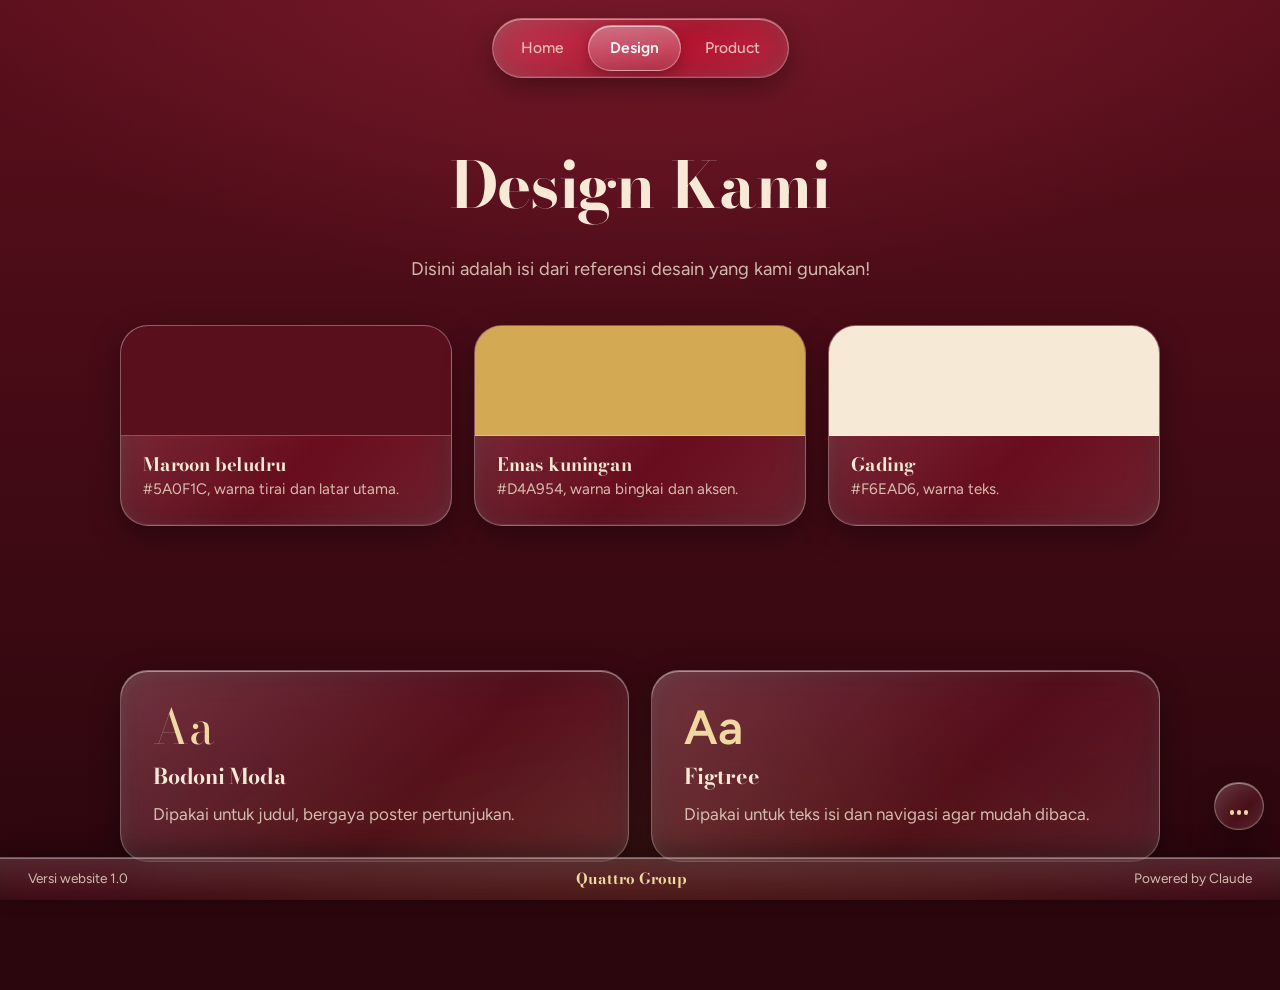
<file: design.html>
<!DOCTYPE html>
<html lang="id">

<head>
  <meta charset="UTF-8">
  <meta name="viewport" content="width=device-width, initial-scale=1.0">
  <title>Design | Kelompok Quattro</title>
  <link rel="icon" href="quattro.jpeg" type="image/jpeg">
  <link rel="preconnect" href="https://fonts.googleapis.com">
  <link rel="preconnect" href="https://fonts.gstatic.com" crossorigin>
  <link rel="stylesheet" href="style.css">
</head>

<body>
  <header class="site-header">
    <nav class="glass-nav" aria-label="Navigasi utama">
      <ul>
        <li><a href="index.html">Home</a></li>
        <li><a href="design.html" aria-current="page">Design</a></li>
        <li><a href="product.html">Product</a></li>
      </ul>
    </nav>
  </header>

  <main>
    <section class="section page-top">
      <div class="section-head">
        <h1>Design Kami</h1>
        <p class="lead">Disini adalah isi dari referensi desain yang kami gunakan!</p>
      </div>

      <div class="grid">
        <article class="glass-card swatch">
          <div class="swatch-color" style="background:#5a0f1c"></div>
          <div class="swatch-info">
            <h3>Maroon beludru</h3>
            <p>#5A0F1C, warna tirai dan latar utama.</p>
          </div>
        </article>
        <article class="glass-card swatch">
          <div class="swatch-color" style="background:#d4a954"></div>
          <div class="swatch-info">
            <h3>Emas kuningan</h3>
            <p>#D4A954, warna bingkai dan aksen.</p>
          </div>
        </article>
        <article class="glass-card swatch">
          <div class="swatch-color" style="background:#f6ead6"></div>
          <div class="swatch-info">
            <h3>Gading</h3>
            <p>#F6EAD6, warna teks.</p>
          </div>
        </article>
      </div>
    </section>

    <section class="section">
      <div class="grid">
        <article class="glass-card">
          <div class="type-sample">Aa</div>
          <h3>Bodoni Moda</h3>
          <p>Dipakai untuk judul, bergaya poster pertunjukan.</p>
        </article>
        <article class="glass-card">
          <div class="type-sample body-face">Aa</div>
          <h3>Figtree</h3>
          <p>Dipakai untuk teks isi dan navigasi agar mudah dibaca.</p>
        </article>
      </div>
    </section>
  </main>

  <footer class="dev-bar">
    <span>Versi website 1.0</span>
    <span class="dev-bar-name">Quattro Group</span>
    <span>Powered by Claude</span>
  </footer>

  <script src="script.js"></script>
</body>

</html>
</file>
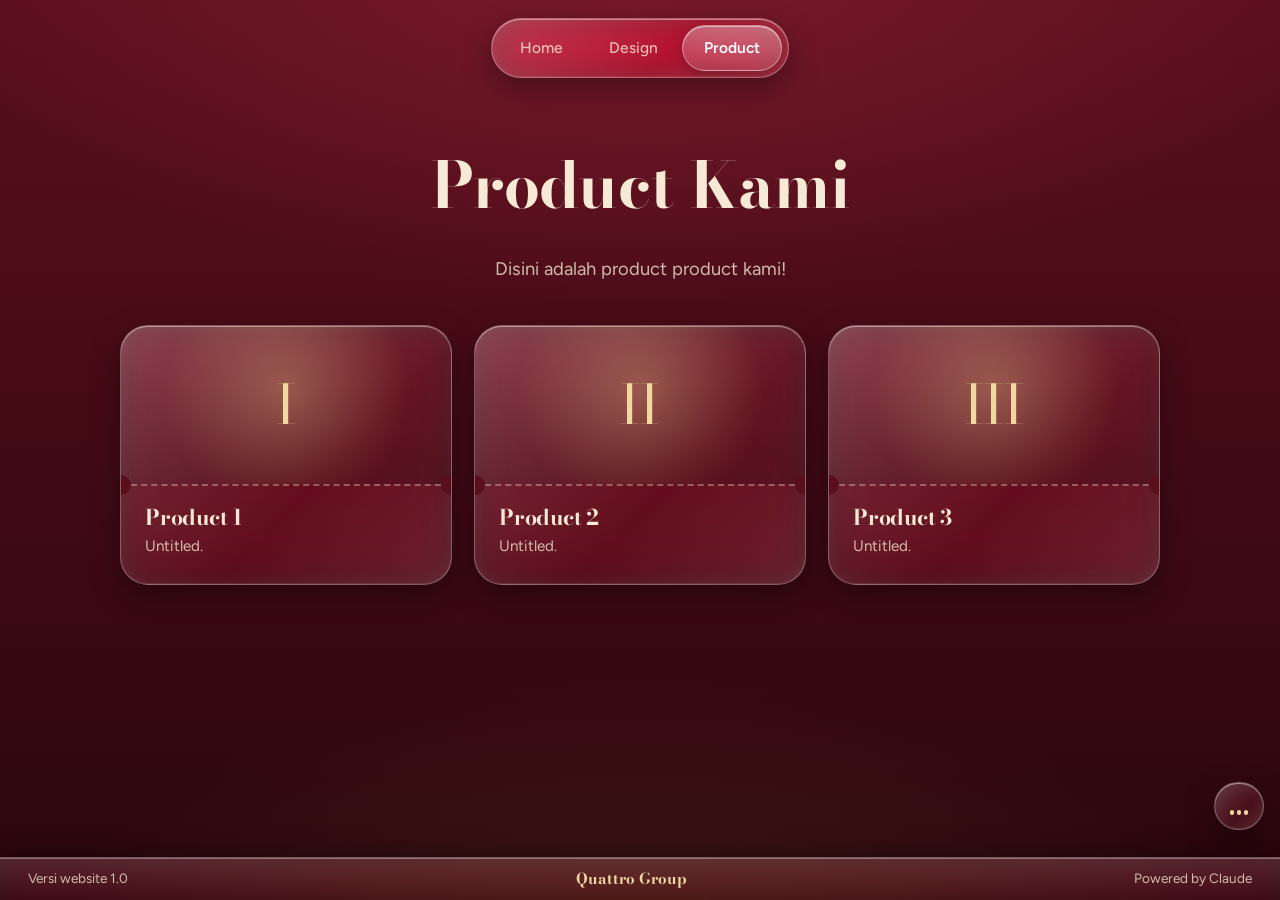
<file: product.html>
<!DOCTYPE html>
<html lang="id">

<head>
  <meta charset="UTF-8">
  <meta name="viewport" content="width=device-width, initial-scale=1.0">
  <title>Product | Kelompok Quattro</title>
  <link rel="icon" href="quattro.jpeg" type="image/jpeg">
  <link rel="preconnect" href="https://fonts.googleapis.com">
  <link rel="preconnect" href="https://fonts.gstatic.com" crossorigin>
  <link rel="stylesheet" href="style.css">
</head>

<body>
  <header class="site-header">
    <nav class="glass-nav" aria-label="Navigasi utama">
      <ul>
        <li><a href="index.html">Home</a></li>
        <li><a href="design.html">Design</a></li>
        <li><a href="product.html" aria-current="page">Product</a></li>
      </ul>
    </nav>
  </header>

  <main>
    <section class="section page-top">
      <div class="section-head">
        <h1>Product Kami</h1>
        <p class="lead">Disini adalah product product kami!</p>
      </div>

      <div class="grid">
        <article class="glass-card ticket">
          <div class="ticket-art" aria-hidden="true">I</div>
          <div class="ticket-body">
            <h3>Product 1</h3>
            <p>Untitled.</p>
          </div>
        </article>
        <article class="glass-card ticket">
          <div class="ticket-art" aria-hidden="true">II</div>
          <div class="ticket-body">
            <h3>Product 2</h3>
            <p>Untitled.</p>
          </div>
        </article>
        <article class="glass-card ticket">
          <div class="ticket-art" aria-hidden="true">III</div>
          <div class="ticket-body">
            <h3>Product 3</h3>
            <p>Untitled.</p>
          </div>
        </article>
      </div>
    </section>
  </main>

  <footer class="dev-bar">
    <span>Versi website 1.0</span>
    <span class="dev-bar-name">Quattro Group</span>
    <span>Powered by Claude</span>
  </footer>

  <script src="script.js"></script>
</body>

</html>
</file>
<file: style.css>
@import url("https://fonts.googleapis.com/css2?family=Bodoni+Moda:ital,opsz,wght@0,6..96,500;0,6..96,700;1,6..96,500&family=Figtree:wght@400;500;600&display=swap");

/* ---------- Tokens ---------- */
:root {
  --velvet: #5a0f1c;
  --velvet-deep: #2b060d;
  --velvet-light: #7a1a2b;
  --brass: #d4a954;
  --brass-soft: #f0d9a0;
  --ivory: #f6ead6;
  --ivory-dim: rgba(246, 234, 214, 0.78);

  --font-display: "Bodoni Moda", "Didot", Georgia, serif;
  --font-body: "Figtree", system-ui, -apple-system, "Segoe UI", sans-serif;

  --glass-fill: linear-gradient(
    135deg,
    rgba(255, 255, 255, 0.2),
    rgba(255, 255, 255, 0.05) 60%,
    rgba(255, 255, 255, 0.12)
  );
  --glass-border: rgba(255, 255, 255, 0.28);
  --glass-shadow: 0 10px 30px rgba(0, 0, 0, 0.35),
    inset 0 1px 0 rgba(255, 255, 255, 0.45),
    inset 0 -1px 0 rgba(255, 255, 255, 0.08),
    inset 0 0 18px rgba(255, 255, 255, 0.05);
}

/* ---------- Base ---------- */
*,
*::before,
*::after {
  box-sizing: border-box;
}

html {
  min-height: 100%;
  scroll-behavior: smooth;
}

body {
  margin: 0;
  min-height: 100vh;
  font-family: var(--font-body);
  font-size: 1.0625rem;
  line-height: 1.7;
  color: var(--ivory);
  background-color: var(--velvet-deep);
  background-image:
    radial-gradient(ellipse 80% 55% at 50% -5%, var(--velvet-light), transparent 70%),
    radial-gradient(ellipse 70% 50% at 50% 110%, rgba(212, 169, 84, 0.12), transparent 70%),
    linear-gradient(180deg, var(--velvet), var(--velvet-deep));
  background-attachment: fixed;
  overflow-x: hidden;
}

img {
  max-width: 100%;
  display: block;
}

a {
  color: var(--brass-soft);
}

:focus-visible {
  outline: 2px solid var(--brass);
  outline-offset: 3px;
  border-radius: 10px;
}

/* ---------- Liquid glass navigation ---------- */
.site-header {
  position: fixed;
  top: 18px;
  left: 0;
  right: 0;
  z-index: 50;
  display: flex;
  justify-content: center;
  padding: 0 16px;
  pointer-events: none;
}

.glass-nav {
  --mx: 50%;
  --my: 0%;
  position: relative;
  pointer-events: auto;
  border-radius: 999px;
  padding: 6px;
  background: var(--glass-fill);
  border: 1px solid var(--glass-border);
  box-shadow: var(--glass-shadow);
  -webkit-backdrop-filter: blur(22px) saturate(190%) brightness(1.08);
  backdrop-filter: blur(22px) saturate(190%) brightness(1.08);
  overflow: hidden;
}

/* specular highlight that follows the cursor */
.glass-nav::before {
  content: "";
  position: absolute;
  inset: 0;
  border-radius: inherit;
  background: radial-gradient(
    120px 60px at var(--mx) var(--my),
    rgba(255, 255, 255, 0.35),
    transparent 70%
  );
  opacity: 0;
  transition: opacity 0.3s ease;
  pointer-events: none;
}

.glass-nav:hover::before {
  opacity: 1;
}

.glass-nav ul {
  position: relative;
  display: flex;
  gap: 2px;
  margin: 0;
  padding: 0;
  list-style: none;
}

.glass-nav li {
  position: relative;
  z-index: 1;
}

.glass-nav a {
  display: block;
  padding: 10px 22px;
  border-radius: 999px;
  color: var(--ivory-dim);
  font-weight: 500;
  font-size: 0.97rem;
  text-decoration: none;
  transition: color 0.25s ease;
}

.glass-nav a:hover,
.glass-nav a:focus-visible {
  color: #fff;
}

.glass-nav a[aria-current="page"] {
  color: #fff;
  font-weight: 600;
}

/* sliding glass pill (position set by script.js) */
.nav-indicator {
  position: absolute;
  top: 0;
  left: 0;
  height: 100%;
  width: 0;
  border-radius: 999px;
  background: linear-gradient(
    180deg,
    rgba(255, 255, 255, 0.34),
    rgba(255, 255, 255, 0.12)
  );
  border: 1px solid rgba(255, 255, 255, 0.35);
  box-shadow: inset 0 1px 0 rgba(255, 255, 255, 0.55),
    0 4px 14px rgba(0, 0, 0, 0.25);
  transition: transform 0.45s cubic-bezier(0.34, 1.4, 0.5, 1),
    width 0.45s cubic-bezier(0.34, 1.4, 0.5, 1), opacity 0.2s ease;
  pointer-events: none;
  opacity: 0;
}

.nav-indicator.is-ready {
  opacity: 1;
}

/* ---------- Stage (hero) ---------- */
.stage {
  position: relative;
  min-height: 100vh;
  display: grid;
  place-items: center;
  padding: 120px 24px 72px;
  text-align: center;
  isolation: isolate;
  overflow: hidden;
}

/* spotlight cone from above */
.stage::before {
  content: "";
  position: absolute;
  top: 0;
  left: 50%;
  width: min(900px, 120vw);
  height: 100%;
  transform: translateX(-50%);
  background: conic-gradient(
    from 180deg at 50% -6%,
    transparent 160deg,
    rgba(255, 233, 180, 0.2) 172deg,
    rgba(255, 233, 180, 0.34) 180deg,
    rgba(255, 233, 180, 0.2) 188deg,
    transparent 200deg
  );
  filter: blur(14px);
  z-index: -1;
  pointer-events: none;
}

.stage-inner {
  max-width: 760px;
}

.logo-frame {
  width: min(280px, 62vw);
  aspect-ratio: 1;
  margin: 0 auto 36px;
  border-radius: 50%;
  padding: 8px;
  background: linear-gradient(145deg, var(--brass-soft), var(--brass) 55%, #9a7425);
  box-shadow: 0 0 0 1px rgba(255, 255, 255, 0.25),
    0 0 80px rgba(255, 223, 150, 0.35),
    0 24px 50px rgba(0, 0, 0, 0.5);
}

.logo-frame img {
  width: 100%;
  height: 100%;
  border-radius: 50%;
  object-fit: cover;
}

h1,
h2,
h3 {
  font-family: var(--font-display);
  font-weight: 700;
  line-height: 1.12;
  letter-spacing: -0.01em;
  margin: 0 0 0.5em;
  color: var(--ivory);
  text-wrap: balance;
}

h1 {
  font-size: clamp(2.3rem, 6vw, 4rem);
}

h2 {
  font-size: clamp(1.7rem, 3.6vw, 2.5rem);
}

h3 {
  font-size: 1.35rem;
}

.lead {
  max-width: 54ch;
  margin: 0 auto;
  font-size: 1.15rem;
  color: var(--ivory-dim);
}

/* ---------- Curtains (open once on load) ---------- */
.curtains {
  position: fixed;
  inset: 0;
  z-index: 40;
  overflow: hidden;
  pointer-events: none;
}

.curtain {
  position: absolute;
  top: 0;
  bottom: 0;
  width: 52vw;
  pointer-events: none;
  background:
    repeating-linear-gradient(
      90deg,
      rgba(0, 0, 0, 0.35) 0,
      rgba(0, 0, 0, 0.05) 3.5vw,
      rgba(255, 255, 255, 0.07) 6vw,
      rgba(0, 0, 0, 0.3) 9vw
    ),
    linear-gradient(180deg, #7d1526, #430912);
  box-shadow: 0 0 60px rgba(0, 0, 0, 0.7);
  animation-duration: 1.9s;
  animation-delay: 0.25s;
  animation-fill-mode: forwards;
  animation-timing-function: cubic-bezier(0.7, 0, 0.2, 1);
}

.curtain-left {
  left: 0;
  transform-origin: left;
  animation-name: open-left;
}

.curtain-right {
  right: 0;
  transform-origin: right;
  animation-name: open-right;
}

@keyframes open-left {
  to {
    transform: translateX(-100%) scaleX(0.6);
  }
}

@keyframes open-right {
  to {
    transform: translateX(100%) scaleX(0.6);
  }
}

/* ---------- Sections ---------- */
.section {
  width: min(1040px, 100% - 40px);
  margin: 0 auto;
  padding: 72px 0;
}

.section-head {
  text-align: center;
  margin-bottom: 40px;
}

.page-top {
  padding-top: 150px;
}

/* ---------- Glass cards ---------- */
.glass-card {
  position: relative;
  border-radius: 28px;
  padding: 32px;
  background: var(--glass-fill);
  border: 1px solid var(--glass-border);
  box-shadow: var(--glass-shadow);
  -webkit-backdrop-filter: blur(18px) saturate(170%);
  backdrop-filter: blur(18px) saturate(170%);
}

.glass-card p {
  margin: 0;
  color: var(--ivory-dim);
}

.glass-card p + p {
  margin-top: 1em;
}

.prose {
  max-width: 68ch;
  margin: 0 auto;
}

.grid {
  display: grid;
  gap: 22px;
  grid-template-columns: repeat(auto-fit, minmax(240px, 1fr));
}

/* ---------- Video / embed ---------- */
.embed {
  position: relative;
  width: 100%;
  padding-top: 56.25%;
  border-radius: 24px;
  overflow: hidden;
  border: 1px solid var(--glass-border);
  box-shadow: 0 0 0 6px rgba(212, 169, 84, 0.18), 0 24px 60px rgba(0, 0, 0, 0.55);
  background: var(--velvet-deep);
}

.embed iframe {
  position: absolute;
  inset: 0;
  width: 100%;
  height: 100%;
  border: 0;
}

/* ---------- Design page: swatches ---------- */
.swatch {
  padding: 0;
  overflow: hidden;
}

.swatch-color {
  height: 110px;
  border-bottom: 1px solid var(--glass-border);
}

.swatch-info {
  padding: 18px 22px 22px;
}

.swatch-info h3 {
  margin-bottom: 0.15em;
  font-size: 1.15rem;
}

.swatch-info p {
  font-size: 0.95rem;
}

.type-sample {
  font-family: var(--font-display);
  font-size: 3rem;
  line-height: 1;
  margin-bottom: 14px;
  color: var(--brass-soft);
}

.type-sample.body-face {
  font-family: var(--font-body);
  font-weight: 600;
}

/* ---------- Product page: ticket cards ---------- */
.ticket {
  display: flex;
  flex-direction: column;
  min-height: 260px;
  padding: 0;
  overflow: hidden;
  transition: transform 0.35s cubic-bezier(0.34, 1.4, 0.5, 1),
    box-shadow 0.35s ease;
}

.ticket:hover {
  transform: translateY(-6px) rotate(-0.6deg);
  box-shadow: 0 22px 44px rgba(0, 0, 0, 0.5),
    inset 0 1px 0 rgba(255, 255, 255, 0.5),
    0 0 0 1px rgba(212, 169, 84, 0.5);
}

.ticket-art {
  flex: 1;
  display: grid;
  place-items: center;
  min-height: 140px;
  background:
    radial-gradient(circle at 50% 40%, rgba(255, 223, 150, 0.28), transparent 65%),
    linear-gradient(160deg, rgba(255, 255, 255, 0.08), rgba(0, 0, 0, 0.2));
  font-family: var(--font-display);
  font-size: 3.4rem;
  color: var(--brass-soft);
}

/* perforated tear line */
.ticket-body {
  position: relative;
  padding: 20px 24px 24px;
  border-top: 2px dashed rgba(246, 234, 214, 0.35);
}

.ticket-body::before,
.ticket-body::after {
  content: "";
  position: absolute;
  top: -11px;
  width: 20px;
  height: 20px;
  border-radius: 50%;
  background: var(--velvet);
}

.ticket-body::before {
  left: -10px;
}

.ticket-body::after {
  right: -10px;
}

.ticket-body h3 {
  margin-bottom: 0.2em;
}

.ticket-body p {
  font-size: 0.95rem;
  color: var(--ivory-dim);
}

/* ---------- Dev bar ---------- */
body {
  padding-bottom: 56px;
}

.dev-bar {
  position: fixed;
  left: 0;
  right: 0;
  bottom: 0;
  z-index: 45;
  display: flex;
  align-items: center;
  justify-content: space-between;
  gap: 12px;
  padding: 11px clamp(14px, 4vw, 28px);
  font-size: 0.85rem;
  line-height: 1.3;
  color: var(--ivory-dim);
  background: linear-gradient(180deg, rgba(255, 255, 255, 0.14), rgba(255, 255, 255, 0.04));
  border-top: 1px solid var(--glass-border);
  box-shadow: inset 0 1px 0 rgba(255, 255, 255, 0.35), 0 -8px 24px rgba(0, 0, 0, 0.3);
  -webkit-backdrop-filter: blur(20px) saturate(180%);
  backdrop-filter: blur(20px) saturate(180%);
}

.dev-bar-name {
  font-family: var(--font-display);
  font-weight: 700;
  font-size: 0.95rem;
  color: var(--brass-soft);
}

/* ---------- Music toggle ---------- */
.bgm-toggle {
  position: fixed;
  right: 16px;
  bottom: 70px;
  z-index: 46;
  display: flex;
  align-items: center;
  gap: 0;
  height: 48px;
  padding: 0 15px;
  border-radius: 999px;
  color: #fff;
  font: inherit;
  font-size: 0.88rem;
  cursor: pointer;
  background: var(--glass-fill);
  border: 1px solid var(--glass-border);
  box-shadow: var(--glass-shadow);
  -webkit-backdrop-filter: blur(20px) saturate(190%);
  backdrop-filter: blur(20px) saturate(190%);
  transition: gap 0.35s ease, padding 0.35s ease;
}

.bgm-label {
  max-width: 0;
  overflow: hidden;
  white-space: nowrap;
  transition: max-width 0.45s ease;
}

.bgm-toggle:hover,
.bgm-toggle:focus-visible {
  gap: 10px;
  padding: 0 18px 0 15px;
}

.bgm-toggle:hover .bgm-label,
.bgm-toggle:focus-visible .bgm-label {
  max-width: 260px;
}

.bgm-eq {
  display: flex;
  align-items: flex-end;
  gap: 3px;
  width: 18px;
  height: 18px;
}

.bgm-eq i {
  flex: 1;
  height: 30%;
  border-radius: 2px;
  background: var(--brass-soft);
}

.bgm-toggle.is-playing .bgm-eq i {
  animation: eq 0.9s ease-in-out infinite;
}

.bgm-toggle.is-playing .bgm-eq i:nth-child(2) {
  animation-delay: -0.3s;
}

.bgm-toggle.is-playing .bgm-eq i:nth-child(3) {
  animation-delay: -0.6s;
}

@keyframes eq {
  0%, 100% { height: 25%; }
  50% { height: 100%; }
}

/* ---------- Responsive + motion ---------- */
@media (max-width: 520px) {
  .glass-nav a {
    padding: 9px 15px;
    font-size: 0.9rem;
  }

  .glass-card {
    padding: 24px;
  }

  .dev-bar {
    font-size: 0.76rem;
    gap: 8px;
  }

  .dev-bar-name {
    font-size: 0.82rem;
  }
}

@media (prefers-reduced-motion: reduce) {
  html {
    scroll-behavior: auto;
  }

  .curtain {
    display: none;
  }

  .nav-indicator,
  .ticket {
    transition: none;
  }

  .bgm-toggle.is-playing .bgm-eq i {
    animation: none;
    height: 70%;
  }
}
</file>
